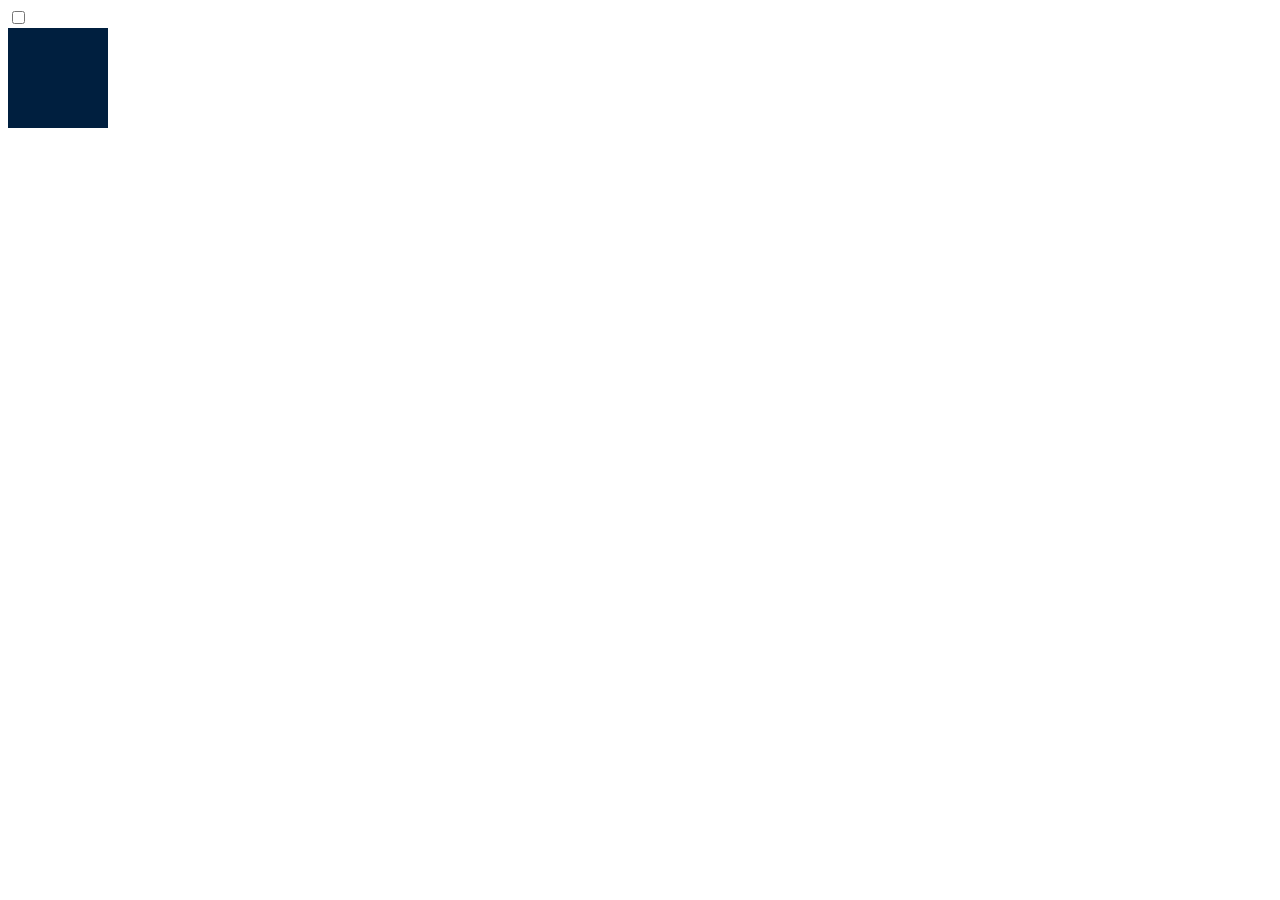
<file: index.html>
<!DOCTYPE html>
<html>
    <head>
        <style>
            input[type="checkbox"]:checked ~ .box {
                animation: pulse 2s infinite;
            }

            @keyframes pulse {
                0% {
                    background-color: #001f3f;
                }
                50% {
                    background-color: #ff4136;
                }
                100% {
                    background-color: #001f3f;
                }
            }
            .box {
                width: 100px;
                height: 100px;
                background-color: #001f3f;
            }
        </style>
    </head>
    <body>
        <input type="checkbox" id="checkbox" />
        <div class="box"></div>
    </body>
</html>
</file>
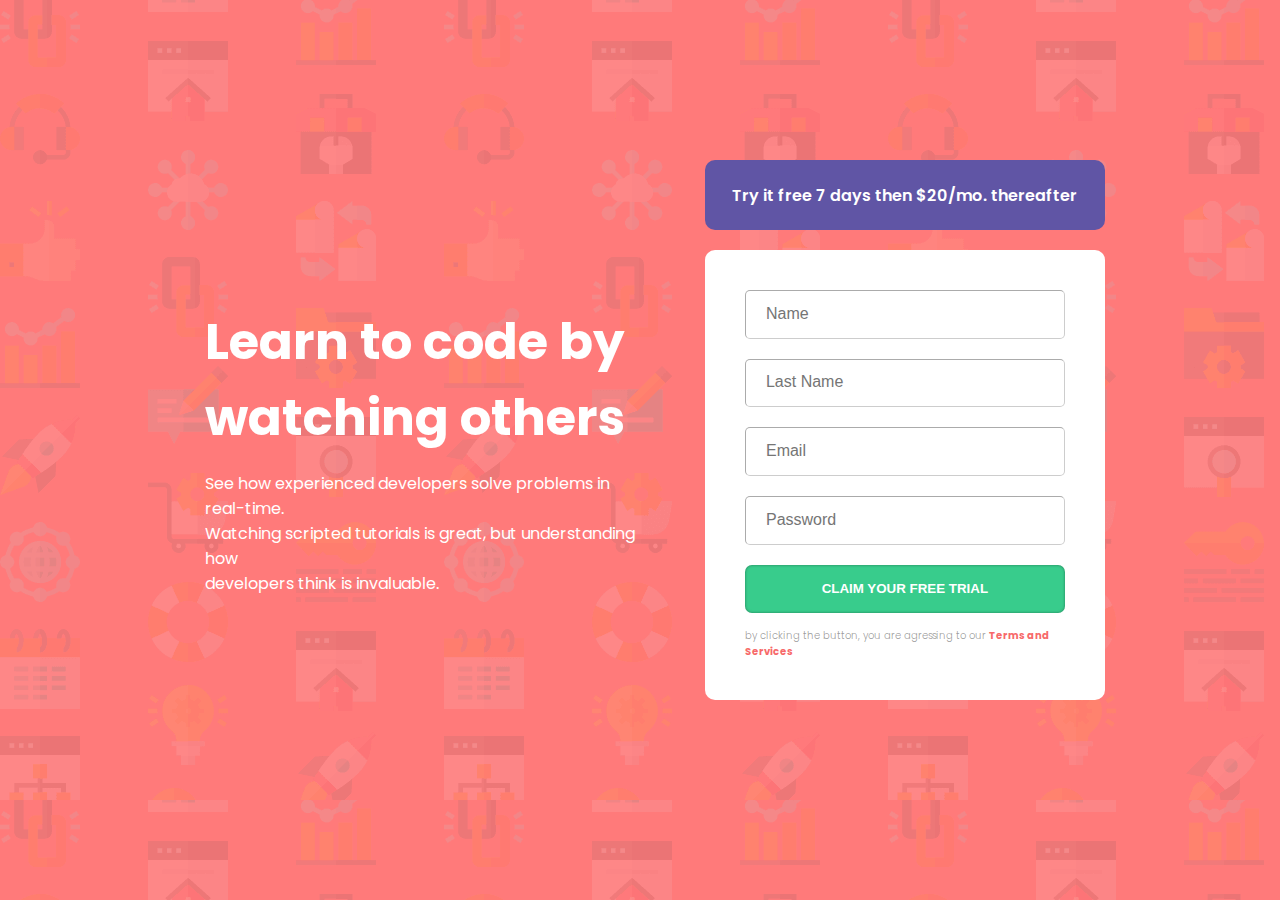
<file: activate/index.html>
<!DOCTYPE html>
<html>
    <head>
        <meta charset="utf-8" />
        <meta http-equiv="X-UA-Compatible" content="IE=edge" />
        <title>Activate</title>
        <meta name="description" content="" />
        <meta name="viewport" content="width=device-width, initial-scale=1" />
        <link rel="stylesheet" href="./style.css" />
    </head>
    <body>
        <div class="container">
            <div class="box-text">
                <h1 id="tittle">Learn to code by<br />watching others</h1>
                <p id="subtittle">
                    See how experienced developers solve problems in
                    real-time.<br />
                    Watching scripted tutorials is great, but understanding
                    how<br />
                    developers think is invaluable.
                </p>
            </div>
            <div class="box-login">
                <header>
                    <h1 id="tittle2">
                        Try it free 7 days then $20/mo. thereafter
                    </h1>
                </header>
                <div class="box-input">
                    <input
                        type="text"
                        id="name"
                        class="ipt"
                        placeholder="Name"
                    />
                    <input
                        type="text"
                        id="last"
                        class="ipt"
                        placeholder="Last Name"
                    />
                    <input
                        type="email"
                        name="email"
                        id="email"
                        class="ipt"
                        placeholder="Email"
                    />
                    <p class="error-text"></p>
                    <input
                        type="text"
                        id="pass"
                        class="ipt"
                        placeholder="Password"
                    />
                    <button
                        type="button"
                        class="btn"
                        id="submit"
                        onclick="ck()"
                    >
                        CLAIM YOUR FREE TRIAL
                    </button>
                    <footer>
                        by clicking the button, you are agressing to our
                        <span id="cor">Terms and Services</span>
                    </footer>
                </div>
            </div>
        </div>
        <script src="script.js" async defer></script>
    </body>
</html>
</file>
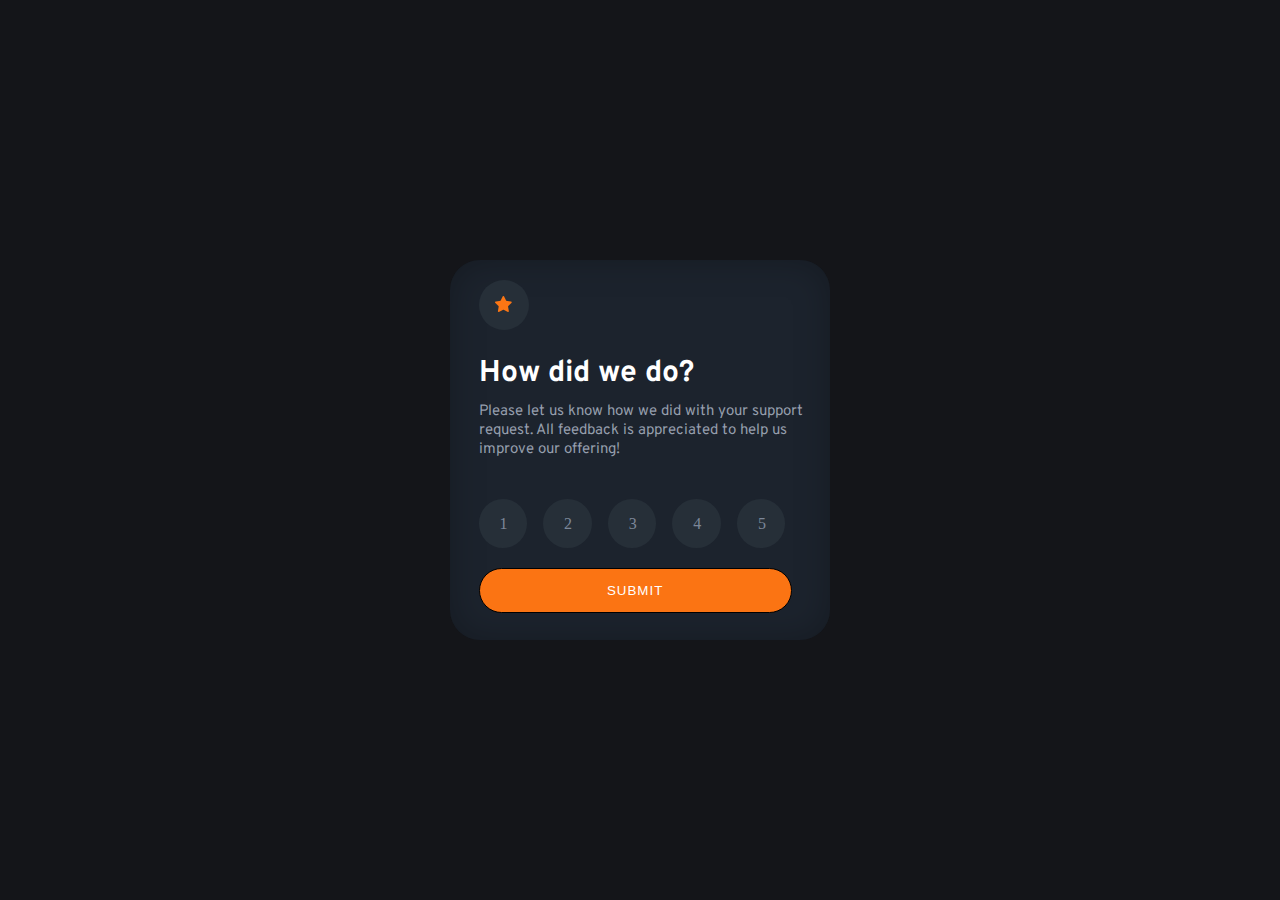
<file: Avaliação Interativa/index.html>
<!DOCTYPE html>
<html lang="en">
<head>
  <meta charset="UTF-8">
  <meta name="viewport" content="width=device-width, initial-scale=1.0">
  <title>Document</title>
  <link rel="stylesheet" href="./styles/style.css">
</head>
<body>
    <div class="container">
        <div class="content">
            <header>
              <img src="./assets/icon-star.png" class="logo">
            </header>
            <div class="text">
                <h1 class="tittle">How did we do?</h1>
                <p>Please let us know how we did with your support<br> request. All feedback is appreciated to help us<br> improve our offering!</p>
            </div>
            <div class="buttons">
              <input type="checkbox" class="cks" id="chk1"> <label for="chk1" class="switch" id="switch1">1</label>
              <input type="checkbox" class="cks" id="chk2"> <label for="chk2" class="switch" id="switch2">2</label>
              <input type="checkbox" class="cks" id="chk3"> <label for="chk3" class="switch" id="switch3">3</label>
              <input type="checkbox" class="cks" id="chk4"> <label for="chk4" class="switch" id="switch4">4</label>
              <input type="checkbox" class="cks" id="chk5"> <label for="chk5" class="switch" id="switch5">5</label>
            </div>
            <button class="sb">SUBMIT</button>
        </div>

    </div>
</body>
</html>
</file>
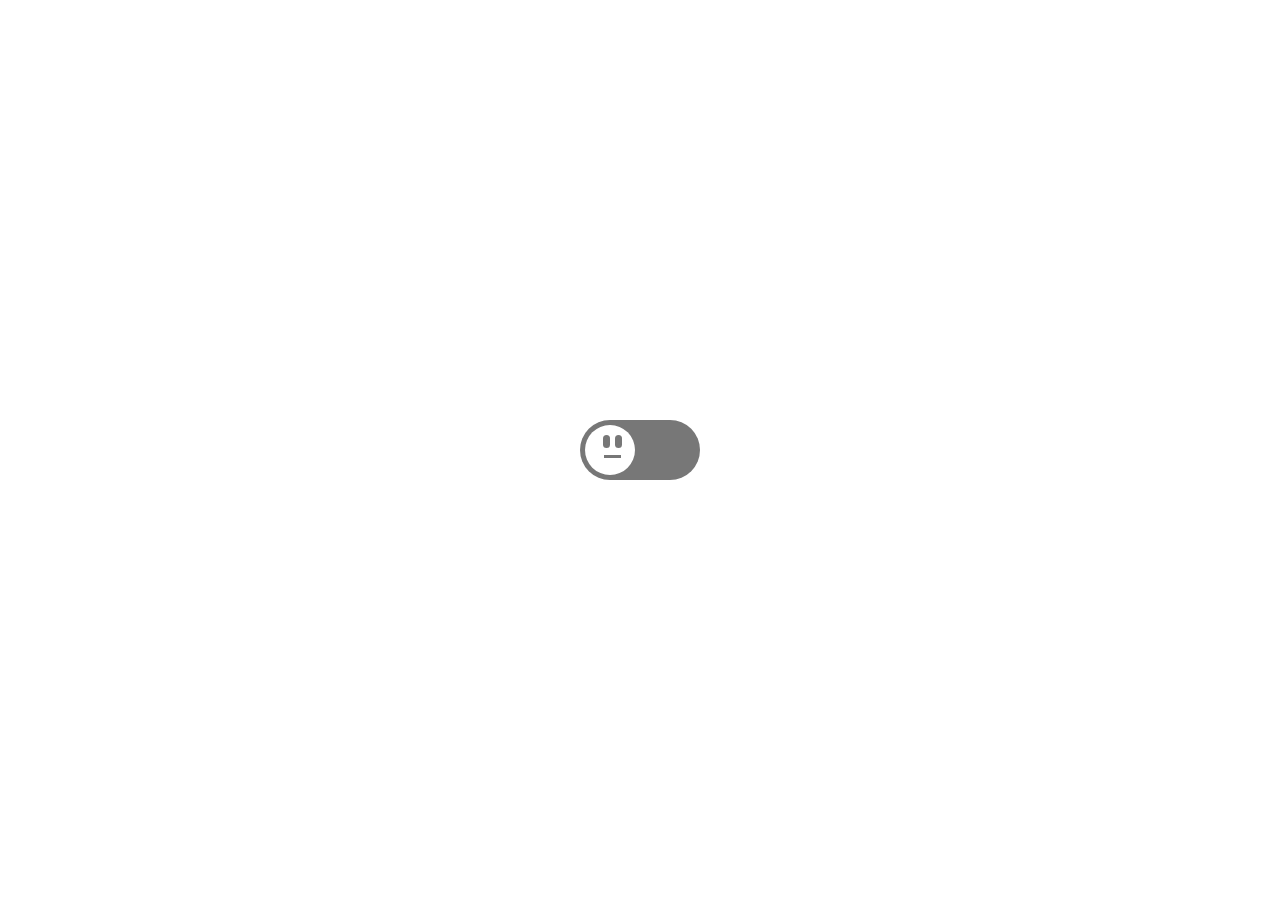
<file: btnv2/index.html>
<!DOCTYPE html>
<html lang="en">
    <head>
        <meta charset="UTF-8" />
        <meta name="viewport" content="width=device-width, initial-scale=1.0" />
        <title>Buttonv2</title>
        <link rel="stylesheet" href="style.css" />
    </head>
    <body id="body">
        <input type="checkbox" id="chk" />
        <label for="chk" class="switch">
            <span class="slider">
                <div class="eyel"></div>
                <div class="eyer"></div>
                <div class="boca"></div>
            </span>
        </label>
        <script src="script.js"></script>
    </body>
</html>
</file>
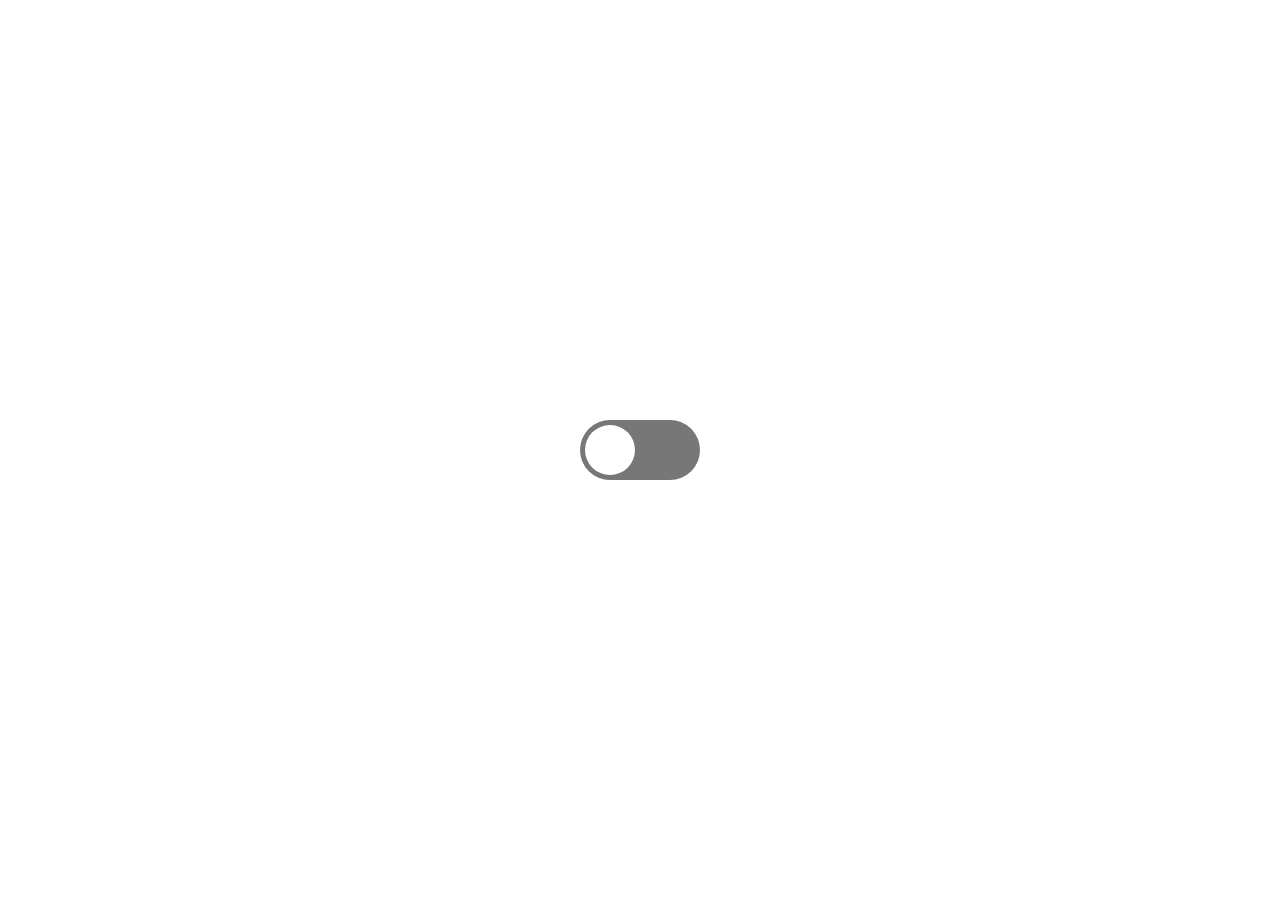
<file: button/index.html>
<!DOCTYPE html>
<html lang="en">
<head>
    <meta charset="UTF-8">
    <meta name="viewport" content="width=device-width, initial-scale=1.0">
    <title>Document</title>
    <link rel="stylesheet" href="style.css">
</head>
<body>
    <input type="checkbox" id="chk" />
    <label for="chk" class="switch">
        <span class="slider"></span>
    </label>
</body>
</html>
</file>
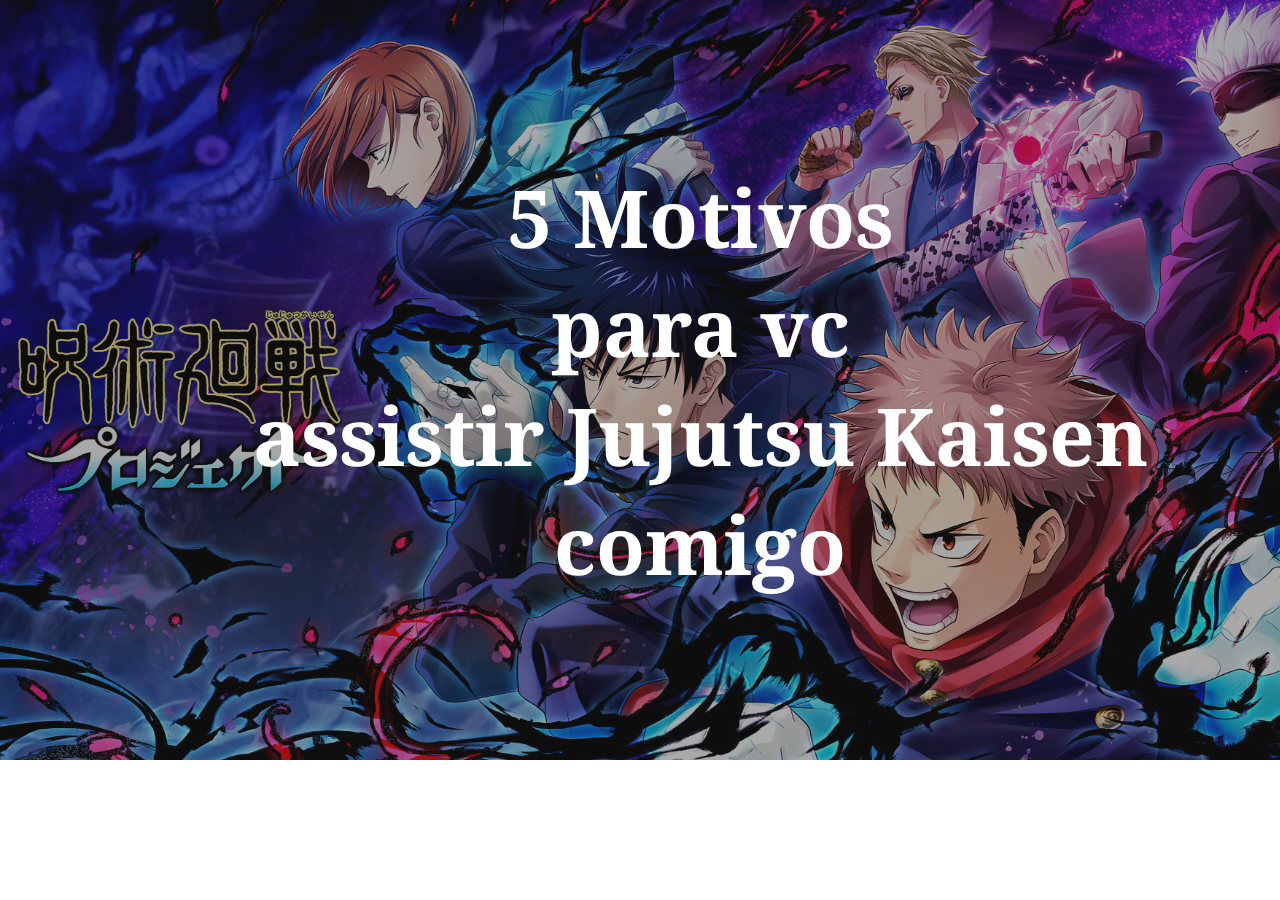
<file: convite/index.html>
<!DOCTYPE html>
<html lang="en">
    <head>
        <meta charset="UTF-8" />
        <meta name="viewport" content="width=device-width, initial-scale=1.0" />
        <title>Aceita pfvr</title>
        <link rel="stylesheet" href="style.css" />
    </head>
    <body>
        <div class="pg1">
            <h1 class="title">5 Motivos</h1>
            <h1 class="title">para vc</h1>
            <h1 class="title">assistir Jujutsu Kaisen</h1>
            <h1 class="title">comigo</h1>
        </div>
        <div class="pg2"></div>
    </body>
</html>
</file>
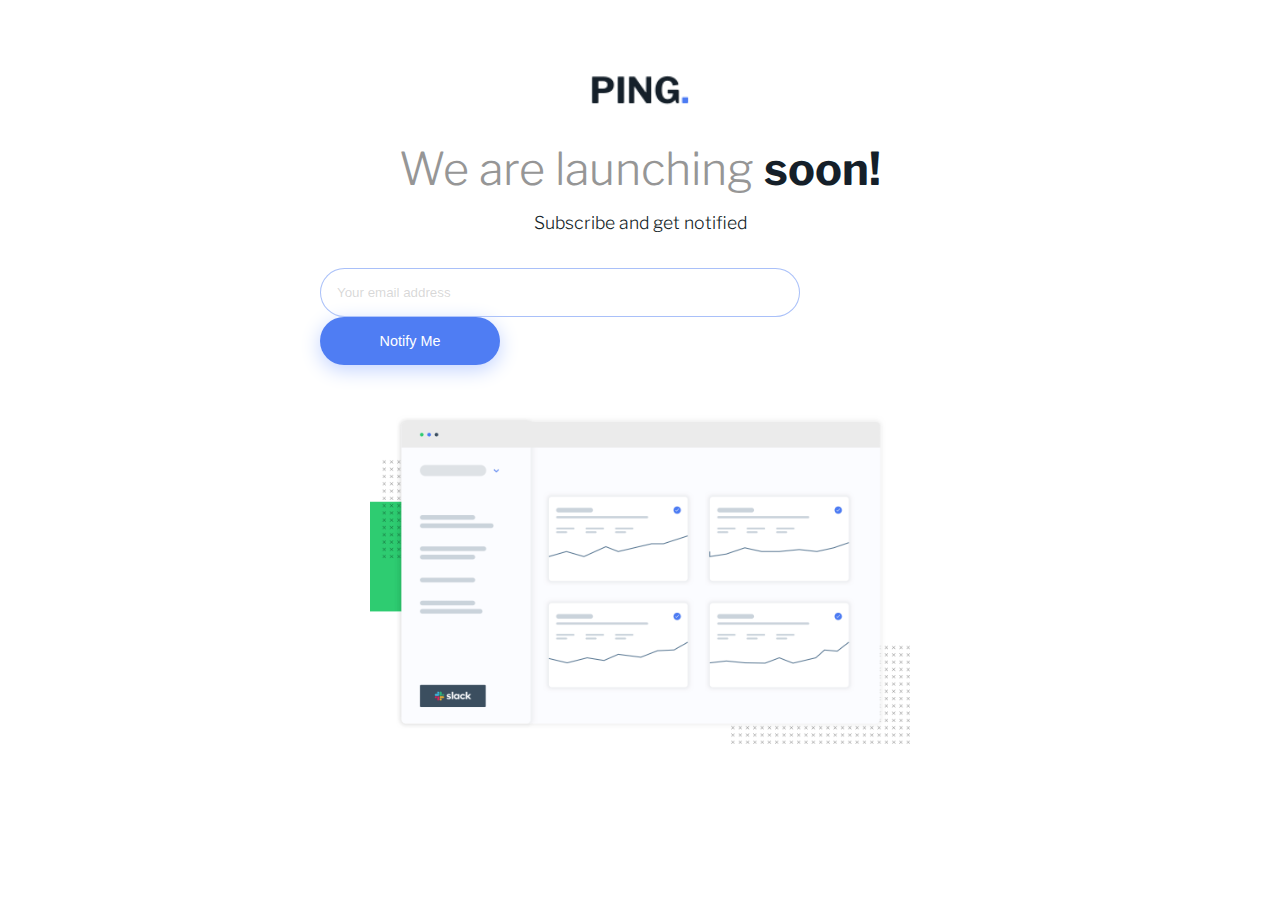
<file: ping2/index.html>
<!DOCTYPE html>
<html lang="en">
<head>
    <meta charset="UTF-8">
    <meta name="viewport" content="width=device-width, initial-scale=1.0">
    <title>Ping</title>
    <link rel="stylesheet" href="style.css">
</head>
<body>
    <div class="container"> 
        <header>
            <img src="./assets/logo.png" id="logo">
        </header>
        <div class="box-text">
            <h1 class="tittle"> We are launching <span id="p1">soon!</span> </h1>
            <p>Subscribe and get notified</p>
        </div>
        <div class="box-btn">
            <input type="text" placeholder="Your email address" class="ipt"> <button type="button" class="btn">Notify Me</button>
        </div>
        <div>
            <img src="./assets/illustration-dashboard.png" id="dashboard">
        </div>
    </div>
</body>
</html>
</file>
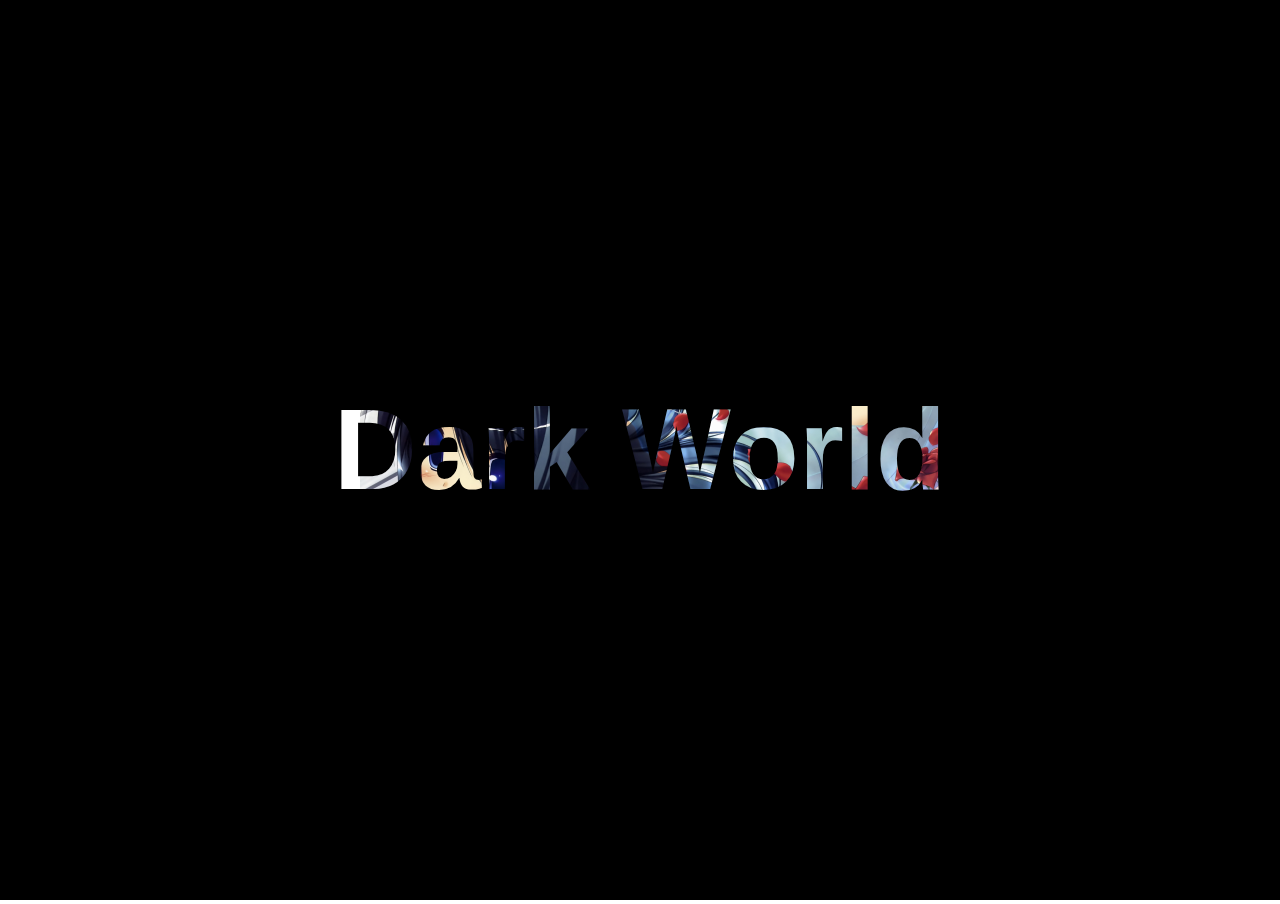
<file: sla/index.html>
<!DOCTYPE html>
<html lang="en">
    <head>
        <meta charset="UTF-8" />
        <meta name="viewport" content="width=device-width, initial-scale=1.0" />
        <title>Dark World</title>
        <link rel="stylesheet" href="style.css" />
    </head>
    <body>
        <section class="clip-text-video">
            <div class="gif">
                <img src="assets/download_img.png" alt="fundo" />
            </div>
            <div class="clip-text-video__text">
                <p>Dark World</p>
            </div>
        </section>
    </body>
</html>
</file>
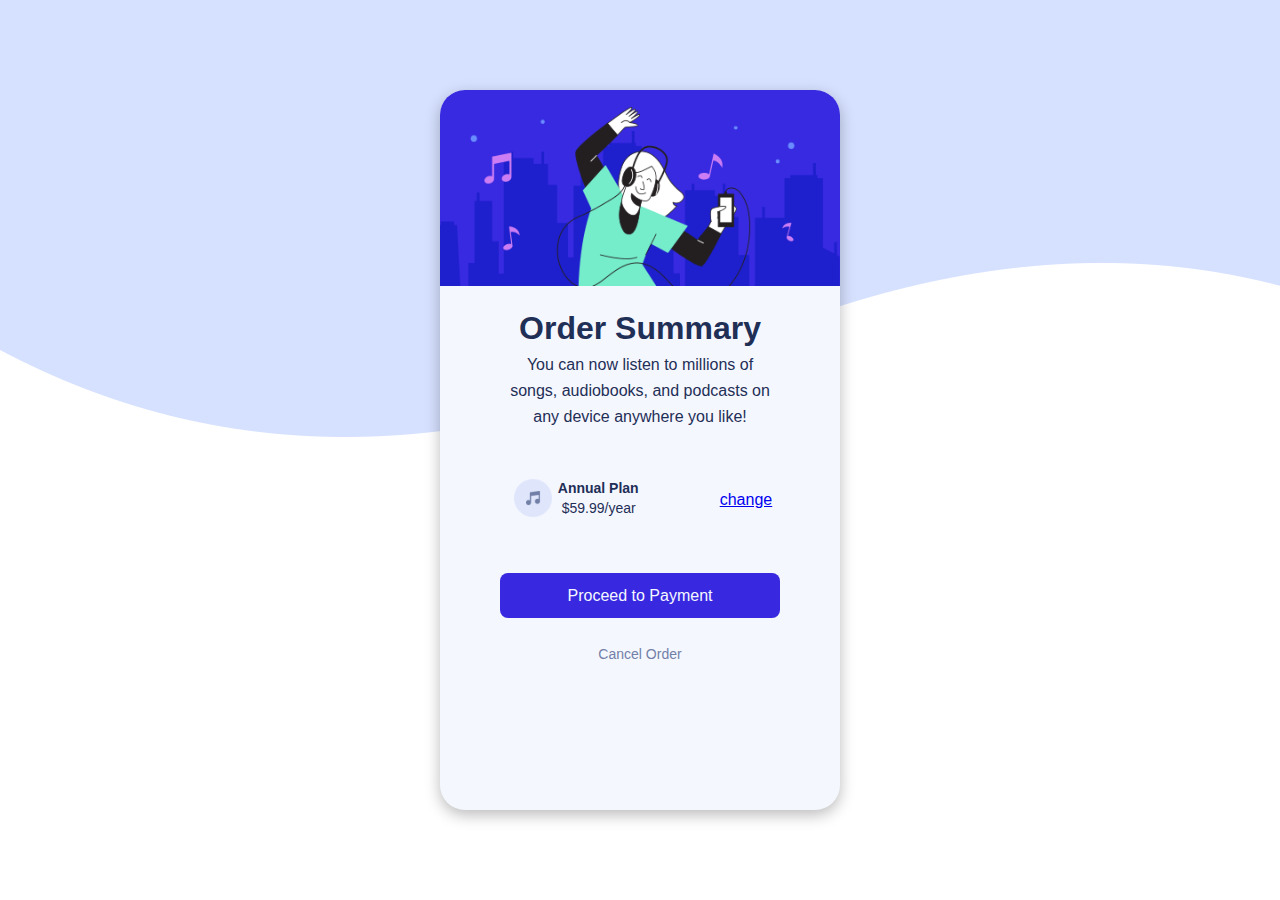
<file: sumario/index.html>
<!DOCTYPE html>
<html lang="en">
<head>
    <meta charset="UTF-8">
    <meta name="viewport" content="width=device-width, initial-scale=1.0">
    <title>Sumary</title>
    <link rel="stylesheet" href="./styles/styles.css">
</head>
<body>
    <div class="container">
        <div>
            <img src="./assets/illustration-hero.png" id="logo">
        </div>
        
        <div class="text">
            <h1>
                Order Summary
            </h1>
            <p>
                You can now listen to millions of 
            </p>
            <p>
                songs, audiobooks, and podcasts on
            </p>
            <p>
                any device anywhere you like!
            </p>
        </div>
        <div class="box-music">
            <div class="music">
                <img src="./assets/icon-music.png" id="logo-music">
            </div>
            <div class="infos">
                <h1 class="info">
                    Annual Plan
                </h1>
                <p class="info">
                    $59.99/year
                </p>
            </div>
            <div class="links">
                <a href="#">change</a>
            </div>
        </div>
        <div class="box-btn">
            <div class="btns">
                <button type="button" id="btn">Proceed to Payment</button>
            </div>
        </div>
        <div class="box-final">
            <div>
                <a href="#" class="lk">
                    Cancel Order
                </a>
            </div>
        </div>
    </div>
</body>
</html>
</file>
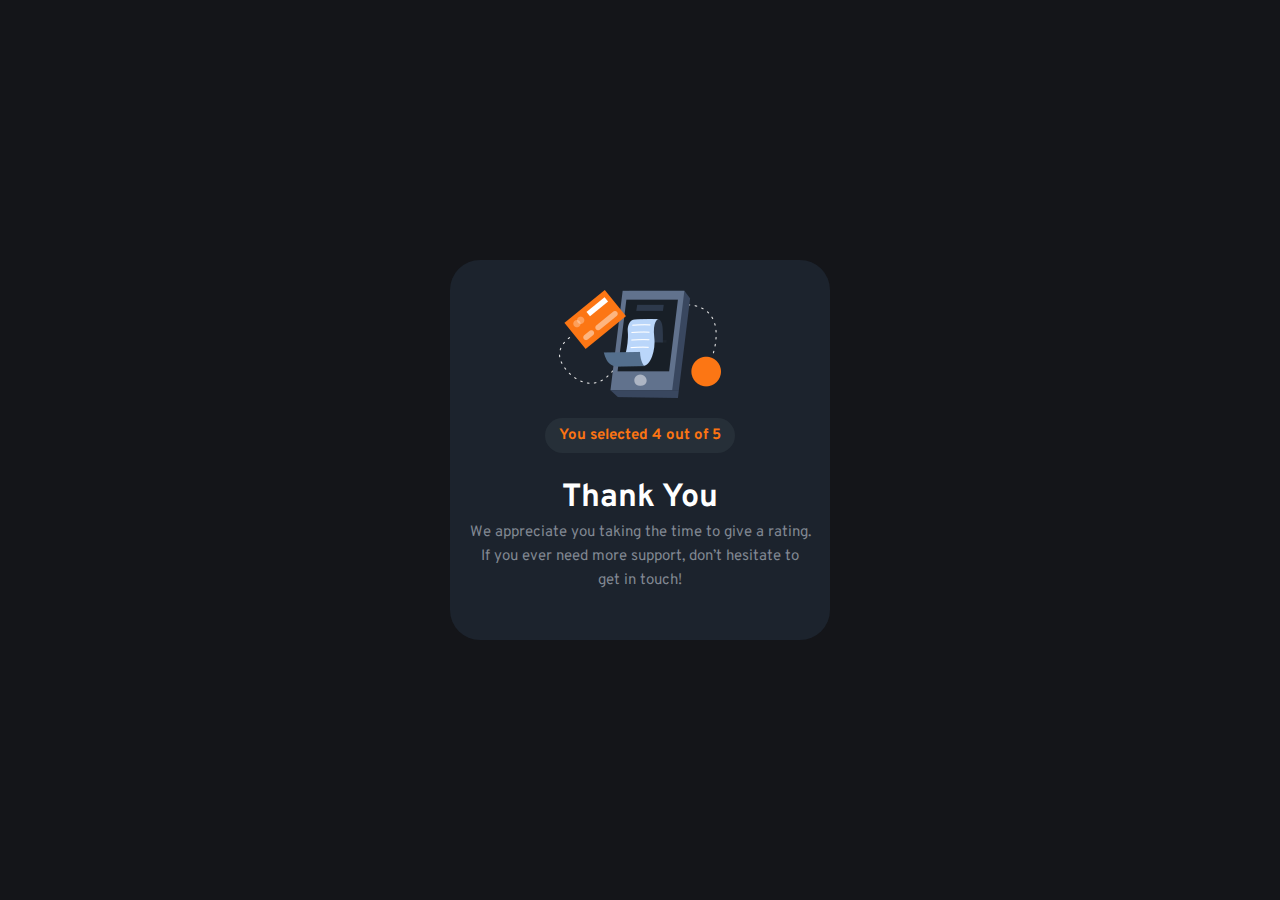
<file: Avaliação Interativa/index2.html>
<!DOCTYPE html>
<html lang="en">
<head>
    <meta charset="UTF-8">
    <meta name="viewport" content="width=device-width, initial-scale=1.0">
    <title>pag2</title>
    <link rel="stylesheet" href="./styles/style2.css">
</head>
<body>
    <div class="container">
        <div class="content">
            <header>
                <img src="./assets/illustration-thank-you.png   " alt="">
            </header>
            <div class="box-result">
                <h1 id="result">You selected 4 out of 5</h1>
            </div>
            <div class="box-final">
                <h1 id="tittle">Thank You</h1>
                <p>We appreciate you taking the time to give a rating.
                <p>If you ever need more support, don’t hesitate to</p> <p>get in touch!</p> 
            </div>
        </div>
    </div>
</body>
</html>
</file>
<file: activate/style.css>
@import url("https://fonts.googleapis.com/css2?family=Libre+Franklin:wght@300;600;700&family=Poppins:wght@400;500;600;700&display=swap");

:root {
    --red: hsl(0, 100%, 74%);
    --green: hsl(154, 59%, 51%);
    --blue: hsl(248, 32%, 49%);
    --Dark-Blue: hsl(249, 10%, 26%);
    --Grayish-Blue: hsl(246, 25%, 77%);
    --sizer: 16px;
    --font: "Poppins", sans-serif;
}

* {
    margin: 0;
    padding: 0;
    box-sizing: border-box;
}

body {
    background-image: url(./assets/bg-intro-desktop.png);
    background-repeat: none;
    background-color: var(--red);
    display: flex;
    font-family: var(--font);
    justify-content: center;
    align-items: center;
    height: 100vh;
}

.container {
    width: 82%;
    height: 90%;
    background-color: rgba(0, 0, 255, 0);
    display: flex;
    justify-content: space-between;
}

.box-text {
    display: flex;
    flex-direction: column;
    justify-content: center;
    width: 49%;
    height: 100%;
    padding: 40px;
    color: white;
    margin-left: 50px;
}

#tittle {
    font-size: 50px;
}

#subtittle {
    margin-top: 15px;
}

.box-login {
    display: flex;
    flex-direction: column;
    justify-content: center;
    margin-right: 20px;
    width: 40%;
    height: 100%;
    padding: 10px;
    margin-right: 50px;
}

header {
    display: flex;
    align-items: center;
    justify-content: center;
    margin-top: 40px;
    width: 100%;
    height: 70px;
    border-radius: 10px;
    background-color: var(--blue);
}

#tittle2 {
    font-size: 16px;
    font-weight: 600;
    color: white;
}

.box-input {
    display: flex;
    flex-direction: column;
    align-items: center;
    background-color: white;
    width: 100%;
    height: 450px;
    margin-top: 20px;
    border-radius: 10px;
    margin-bottom: 80px;
    padding: 40px;
    font-weight: 700;
}

.ipt {
    border-radius: 5px;
    width: 100%;
    height: 55px;
    margin-bottom: 20px;
    border-color: rgba(128, 128, 128, 0.397);
    border-width: 1px;
}

.ipt::placeholder {
    font-size: 16px;
}

#name,
#last,
#email,
#pass {
    padding-left: 20px;
}

.btn {
    width: 100%;
    height: 55px;
    background-color: var(--green);
    color: white;
    font-weight: 700;
    border: none;
    border-radius: 7px;
    box-shadow: inset 0 0 3px rgba(0, 0, 0, 0.397);
    cursor: pointer;
    transition: 0.1s ease-out;
}

footer {
    margin-top: 15px;
    font-size: 10px;
    font-weight: 300;
    color: rgba(128, 128, 128, 0.781);
}

#cor {
    font-weight: 700;
    color: hsl(0, 90%, 69%);
}

.error-text {
    position: absolute;
    top: 115%;
    right: 0;
    left: 0;
    font-size: 0.85rem;
    font-weight: var(--fw-300);
    color: var(--secondary-light-red);
    font-style: italic;
    display: none;
    transition: 0.2s ease-out;
}

.btn:hover {
    background-color: hsl(154, 55%, 45%);
    scale: 1.01;
}
</file>
<file: Avaliação Interativa/styles/style.css>
@import url('https://fonts.googleapis.com/css2?family=Overpass:wght@200&display=swap');
@import url('https://fonts.googleapis.com/css2?family=Overpass:wght@300&display=swap');
*{
    margin: 0;
    padding: 0;
    box-sizing: border-box;
}

body {
    display: flex;
    justify-content: center;
    align-items: center;
    height: 100vh;
    overflow: hidden;
    background-color: #141519;
}


.container {
    display: flex;
    justify-content: center;
    align-items: center;
    width: 380px;
    height: 380px;
    padding: 20px;
    background-color: #1c232d;
    border-radius: 30px;
    box-shadow: inset 0  0 35px rgba(0, 0, 0, 0.25 );
}

.content {
    display: flex;
    flex-direction: column;
    width: 95%;
    height: 100%;
    background-color: rgba(255, 255, 255, 0);

    
}

header {
    background-color: #262f38 ;
    width: 50px;
    height: 50px;
    border-radius: 50%;

}

.tittle{
    font-family: 'Overpass', sans-serif;
    color: hsl(0, 0%, 100%);
    font-size: 30px;
}
.logo{
    padding: 16px;
    scale: 1;
}

.text {
    padding-top: 25px;
    font-size: 15px;
}

p {
    white-space: nowrap;
    font-family: 'Overpass', sans-serif;
    padding-top: 10px;
    font-size: 15px;
    color: hsl(217, 12%, 63%);
}

.buttons {
    display: flex;
    justify-content: center;
    align-items: center;
    padding-top: 40px;
}


.switch {
    padding: 16px 18px 0px 21px;
    color: hsl(216, 12%, 54%);
    width: 49px;
    height: 49px;
    border-radius: 50%;
    background-color: #262f38 ;
    border: none;
    margin-right: 16px;
    cursor: pointer;
}

.sb {
    color: white;
    margin-top: 20px;
    background-color: hsl(25, 97%, 53%);
    height: 45px;
    width: 97%;
    border-radius: 30px;
    letter-spacing: 1px;
    border: 1px solid black;
    cursor: pointer;
}
.cks{
    display: none;
}

.sb:hover{
    
    background-color: white;
    color: hsl(25, 97%, 53%);
}

.switch:hover {
    color: white;
    background-color: hsl(25, 97%, 53%) ;
    box-shadow: 0 0 5px hsl(25, 97%, 53%);
}

#chk1:checked ~ #switch1 {
    color: white;
    background-color: hsla(217, 12%, 63%, 0.459);
    box-shadow: 0 0 5px hsla(217, 12%, 63%, 0.459);
}

#chk2:checked ~ #switch2 {
    color: white;
    background-color: hsla(217, 12%, 63%, 0.459);
    box-shadow: 0 0 5px hsla(217, 12%, 63%, 0.459);
}

#chk3:checked ~ #switch3 {
    color: white;
    background-color: hsla(217, 12%, 63%, 0.459);
    box-shadow: 0 0 5px hsla(217, 12%, 63%, 0.459);
}

#chk4:checked ~ #switch4 {
    color: white;
    background-color: hsla(217, 12%, 63%, 0.459);
    box-shadow: 0 0 5px hsla(217, 12%, 63%, 0.459);
}

#chk5:checked ~ #switch5 {
    color: white;
    background-color: hsla(217, 12%, 63%, 0.459);
    box-shadow: 0 0 5px hsla(217, 12%, 63%, 0.459);
}
</file>
<file: btnv2/style.css>
* {
    margin: 0;
    padding: 0;
    box-sizing: border-box;
}

body {
    display: flex;
    justify-content: center;
    align-items: center;
    height: 100vh;
    transition: 0.5s;
    background-color: white;
}

#chk {
    display: none;
}

.switch {
    position: relative;
    background-color: #777;
    width: 120px;
    height: 60px;
    align-items: center;
    padding: 5px;
    transition: all 0.5s ease-in-out;
    cursor: pointer;
    border-radius: 50px;
}

.slider {
    display: flex;
    flex-direction: row;
    justify-content: space-between;
    position: absolute;
    width: 50px;
    height: 50px;
    border-radius: 50%;
    background-color: white;
    transition: 0.5s ease-in-out;
}

.eyel {
    position: relative;
    background-color: #777;
    top: 10px;
    left: 18px;
    width: 7px;
    height: 13px;
    border-radius: 20px;
    transition: 0.5s ease-in-out;
}

.eyer {
    position: relative;
    background-color: #777;
    top: 10px;
    left: 13px;
    width: 7px;
    height: 13px;
    border-radius: 20px;
    transition: 0.5s ease-in-out;
}

.boca {
    position: relative;
    top: 30px;
    right: 14px;
    width: 17px;
    height: 3px;
    background-color: #777;
    transition: 0.5s ease-in-out;
}

.slider #i1 {
    background-color: black;
}

#chk:checked ~ .switch {
    background-color: purple;
}

#chk:checked ~ .switch .slider {
    transform: translateX(60px);
}

#chk:checked ~ .switch .slider .eyel {
    background-color: purple;
    transform: translateX(-8px);
}

#chk:checked ~ .switch .slider .eyer {
    background-color: purple;
    transform: translateX(-8px);
}

#chk:checked ~ .switch .slider .boca {
    background-color: purple;
    transform: translateX(-8px);
    height: 8px;
    border-bottom-left-radius: 8px;
    border-bottom-right-radius: 9px;
}
</file>
<file: button/style.css>
* {
    margin: 0;
    padding: 0;
    box-sizing: border-box;
}

body {
    display: flex;
    justify-content: center;
    align-items: center;
    height: 100vh;
}

#chk {
    display: none;
}

.switch {
    position: relative;
    background-color: #777;
    width: 120px;
    height: 60px;
    align-items: center;
    padding: 5px;
    transition: all 0.5s ease-in-out;
    cursor: pointer;
    border-radius: 50px;
}

.slider {
    position: absolute;
    background-color: white;
    border-radius: 50%;
    width: 50px;
    height: 50px;
    transition: all 0.5s ease-in-out;
}

#chk:checked ~ .switch {
    background-color: blueviolet;
}

#chk:checked ~ .switch .slider {
    transform: translateX(60px);
}
</file>
<file: convite/style.css>
@import url("https://fonts.googleapis.com/css2?family=Noto+Serif:ital,wght@1,300&display=swap");

* {
    margin: 0;
    padding: 0;
    box-sizing: border-box;
    font-family: "Noto Serif", serif;
}
body {
    overflow-x: hidden;
}

.pg1 {
    width: 1400px;
    height: 760px;
    display: flex;
    justify-content: center;
    align-items: center;
    flex-direction: column;
    background-image: linear-gradient(
            rgba(34, 34, 34, 0.39),
            rgba(34, 34, 34, 0.39)
        ),
        url("./assets/juju.jpg");
    background-size: cover;
}

.title {
    font-size: 5rem;
    color: #fff;
}

.pg2 {
}
</file>
<file: ping2/style.css>
@import url('https://fonts.googleapis.com/css2?family=Libre+Franklin:wght@300;600;700&display=swap');


* 
{
    margin: 0;
    padding: 0;
    box-sizing: border-box;
}

body
{
    display: flex;
    justify-content: center;
    align-items: center;
    height: 100vh;
    background-color: white;
    font-family: 'Libre Franklin', sans-serif;
}

header
{
    scale: 1.12;
}
.container 
{
    display: flex;
    align-items: center;
    flex-direction: column;
    background-color: rgba(255, 0, 0, 0);
    width: 50%;
    height: 83%;
}

.box-text 
{
    display: flex;
    justify-content: center;
    align-items: center;
    flex-direction: column;
    padding: 35px;
    color: hsl(0, 0%, 59%);
}

.tittle
{
    font-size: 45px;
    font-weight: 300;
}

#p1
{ 
    font-weight: 700;    
    color: hsl(209, 33%, 12%);
}

p
{
    font-weight: 300;
    font-size: 17.6px;
    padding-top: 16px;
    color: #151F29;
}


.ipt
{
    padding: 1rem;
    border: 1px solid hsla(223, 87%, 63%, 0.486);
    width: 480px;
    margin-right: 13px;
}
.btn
{
    box-shadow: 0 5px 20px hsl(223, 100%, 88%);
    padding: 1rem;
    color: white;
    background-color: hsl(223, 87%, 63%);
    border: none;
    width: 180px;
    transition: 0.2s ease-out;
    font-size: 0.9rem;
}


.btn, .ipt
{
    border-radius: 50px;

}

.ipt::placeholder
{
    color: hsla(0, 0%, 59%, 0.377);
}

.btn:hover
{
    cursor: pointer;
    background-color: hsla(223, 87%, 63%, 0.781);
}

#dashboard 
{
    padding: 50px;
    width: 100%;
}
</file>
<file: sla/style.css>
* {
    margin: 0;
    padding: 0;
    box-sizing: border-box;
}

.clip-text-video {
    position: relative;
}

img {
    scale: 0.5;
}

.clip-text-video__text {
    position: absolute;
    top: 0;
    width: 100vw;
    height: 100vh;
    display: flex;
    justify-content: center;
    align-items: center;
    flex-direction: column;
    color: #fff;
    overflow: hidden;
    background: #000;
    mix-blend-mode: multiply;
}

.clip-text-video__text p {
    font-size: 9vw;
    line-height: 1;
    font-weight: 900;
    font-family: helvetica;
}
</file>
<file: sumario/styles/styles.css>
@import url(https://fonts.google.com/specimen/Red+Hat+Display);


* {
    margin: 0;
    padding: 0;
    box-sizing: border-box;
    font-family: 'Red Hat Display', sans-serif;
}

body {
    background-image: url(../assets/pattern-background-desktop.png);
    background-repeat: no-repeat;
    display: flex;
    justify-content: center;
    align-items: center;
    height: 100vh;
    overflow: hidden;
}

.container {
    background-color: hsl(225, 100%, 98%);
    width: 400px;
    height: 80%;
    border-radius: 25px;
    box-shadow: rgba(0, 0, 0, 0.267) 0px 5px 15px;
}

#logo {
    width: 100%;
    border-top-left-radius: 25px;
    border-top-right-radius: 25px;
}

h1 {
    margin-bottom: 5px;
}

.text {
    display: flex;
    justify-content: center;
    align-items: center;
    flex-direction: column;
    color: hsl(223, 47%, 23%);
    padding: 20px;
}

p {
    padding: 4px;
    font-size: 16px;
}

.box-music {
    display: flex;
    justify-content: center;
    align-items: center;
    flex-direction: row;
    width: 100%;
    height: 80px;
    margin-top: 10px;
}


#logo-music {
    width: 50px;
    padding: 6px;
}

.info {
    color: hsl(223, 47%, 23%);
    font-size: 14px;
    margin: 0;
}

.links {
    margin-left: 80px;
}

.box-btn{
    display: flex;
    justify-content: center;
    align-items: center;
    flex-direction: row;
    width: 100%;
    height: 80px;
    margin-top: 15px;
}

#btn {
    width: 280px;
    height: 45px;
    font-size: 16px;
    font-weight: px;
    border-radius: 8px;
    border: none;
    background-color: hsl(245, 75%, 52%);
    color: hsl(225, 100%, 98%);
    margin-top: 2px;
    cursor: pointer;
}

.box-final {
    margin-top: 10px;
    display: flex;
    font-size: 16px;
    justify-content: center;
    align-items: center;
}

.lk {
    color: hsl(224, 23%, 55%);
    text-decoration: none;
    font-size: 14px;
}

#btn:hover {
    background-color: hsla(245, 75%, 52%, 0.76)
}

.lk:hover {
    color: hsl(223, 47%, 23%);
}

a:hover {
    color: hsl(224, 23%, 55%);
}
</file>
<file: Avaliação Interativa/styles/style2.css>
@import url('https://fonts.googleapis.com/css2?family=Overpass:wght@300&display=swap');

*{
    margin: 0;
    padding: 0;
    box-sizing: border-box;
    font-family: 'Overpass', sans-serif;
}

body {
    display: flex;
    justify-content: center;
    align-items: center;
    height: 100vh;
    overflow: hidden;
    background-color: #141519;
}

.container {
    display: flex;
    justify-content: center;
    align-items: center;
    width: 380px;
    height: 380px;
    padding: 20px;
    background-color: #1c232d;
    border-radius: 30px;
}

.content {
    display: flex;
    flex-direction: column;
    align-items: center;
    width: 95%;
    height: 100%;
    background-color: rgba(255, 255, 255, 0);
}

header {
    display: flex;
    justify-content: center;
    padding-top: 10px;
}

.box-result {
    display: flex;
    align-items: center;
    justify-content: center;
    width: 190px;
    height: 35px;
    margin-top: 20px;
    background-color: #262f38;
    color: hsl(25, 97%, 53%);
    border-radius: 30px;
}

#result {
    font-size: 15px;
}

.box-final
{
    display: flex;
    flex-direction: column;
    padding-top: 25px;
}

#tittle{
    display: flex;
    justify-content: center;
    color: white;
}

p {
    display: flex;
    justify-content: center;
    align-items: center;
    flex-direction: column;
    font-size: 15px;
    white-space: nowrap;
    color: #818892;
    margin-top: 5px;
}
</file>
